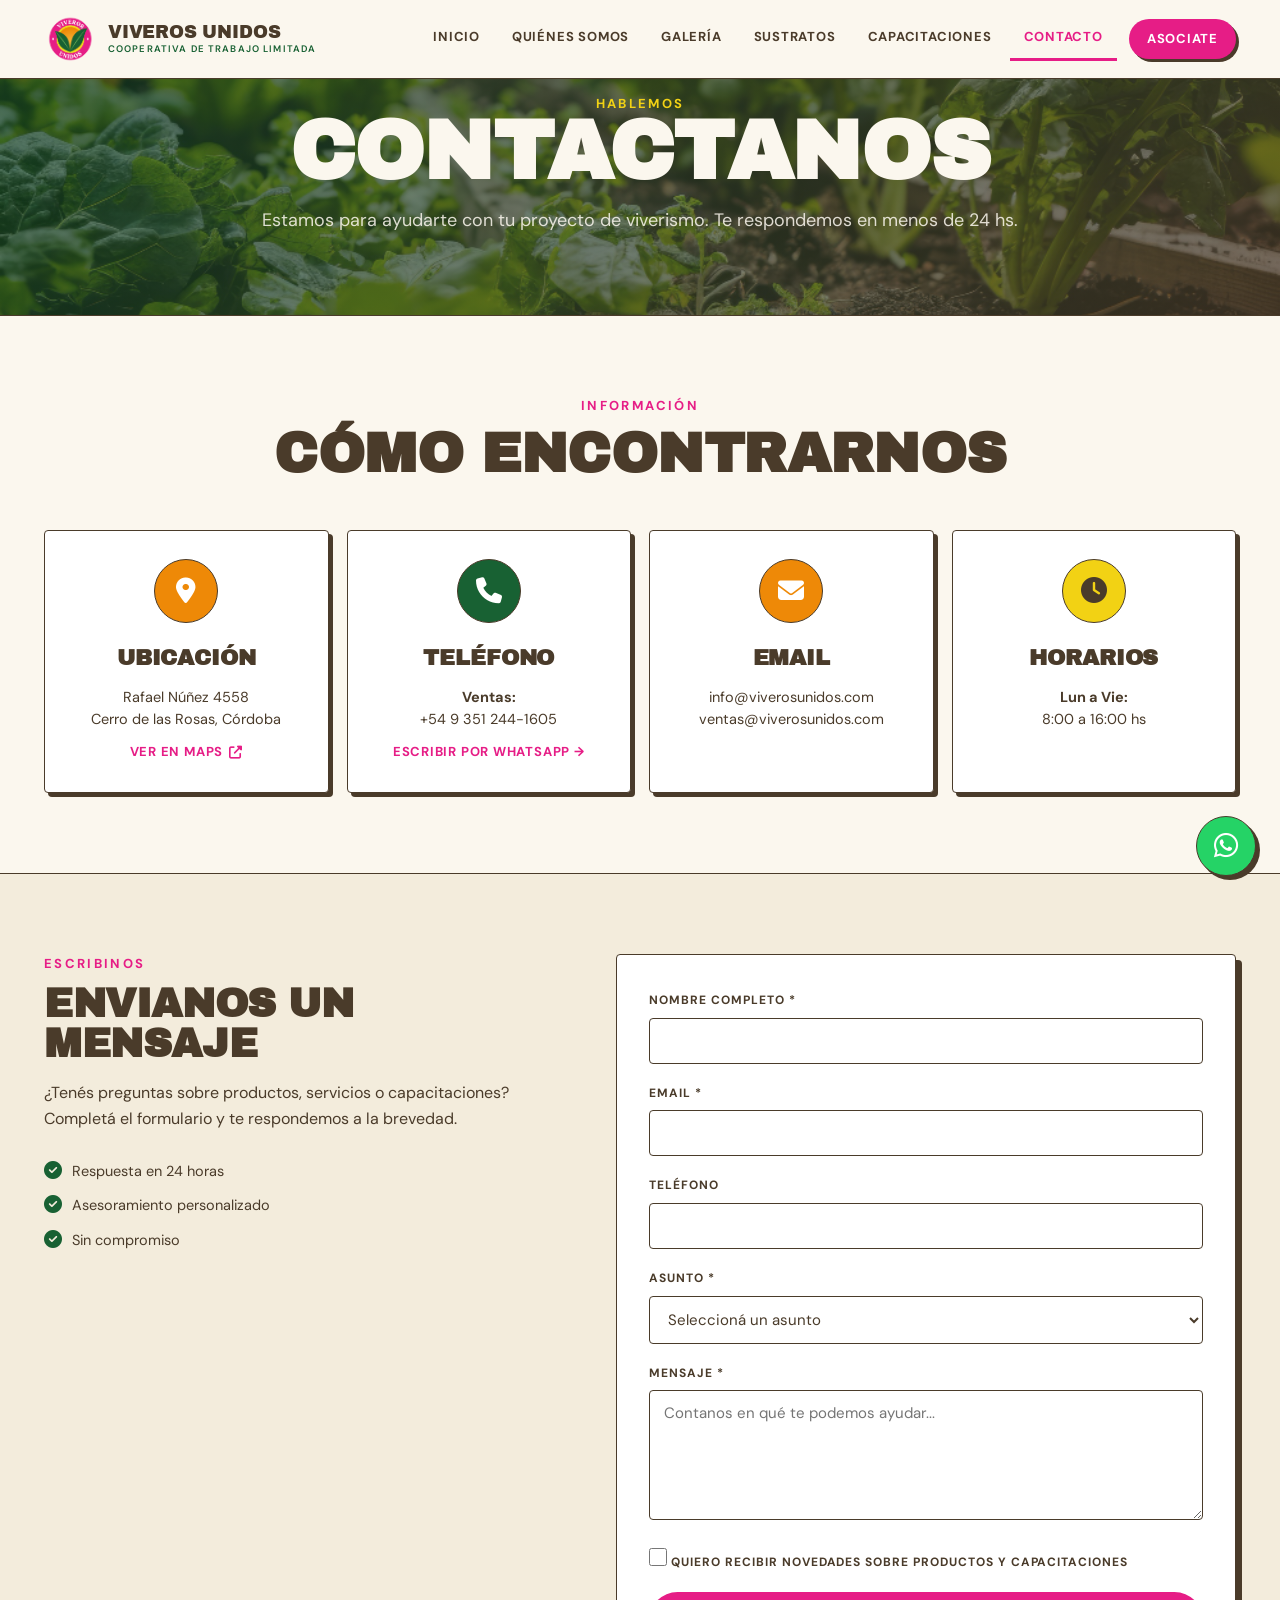
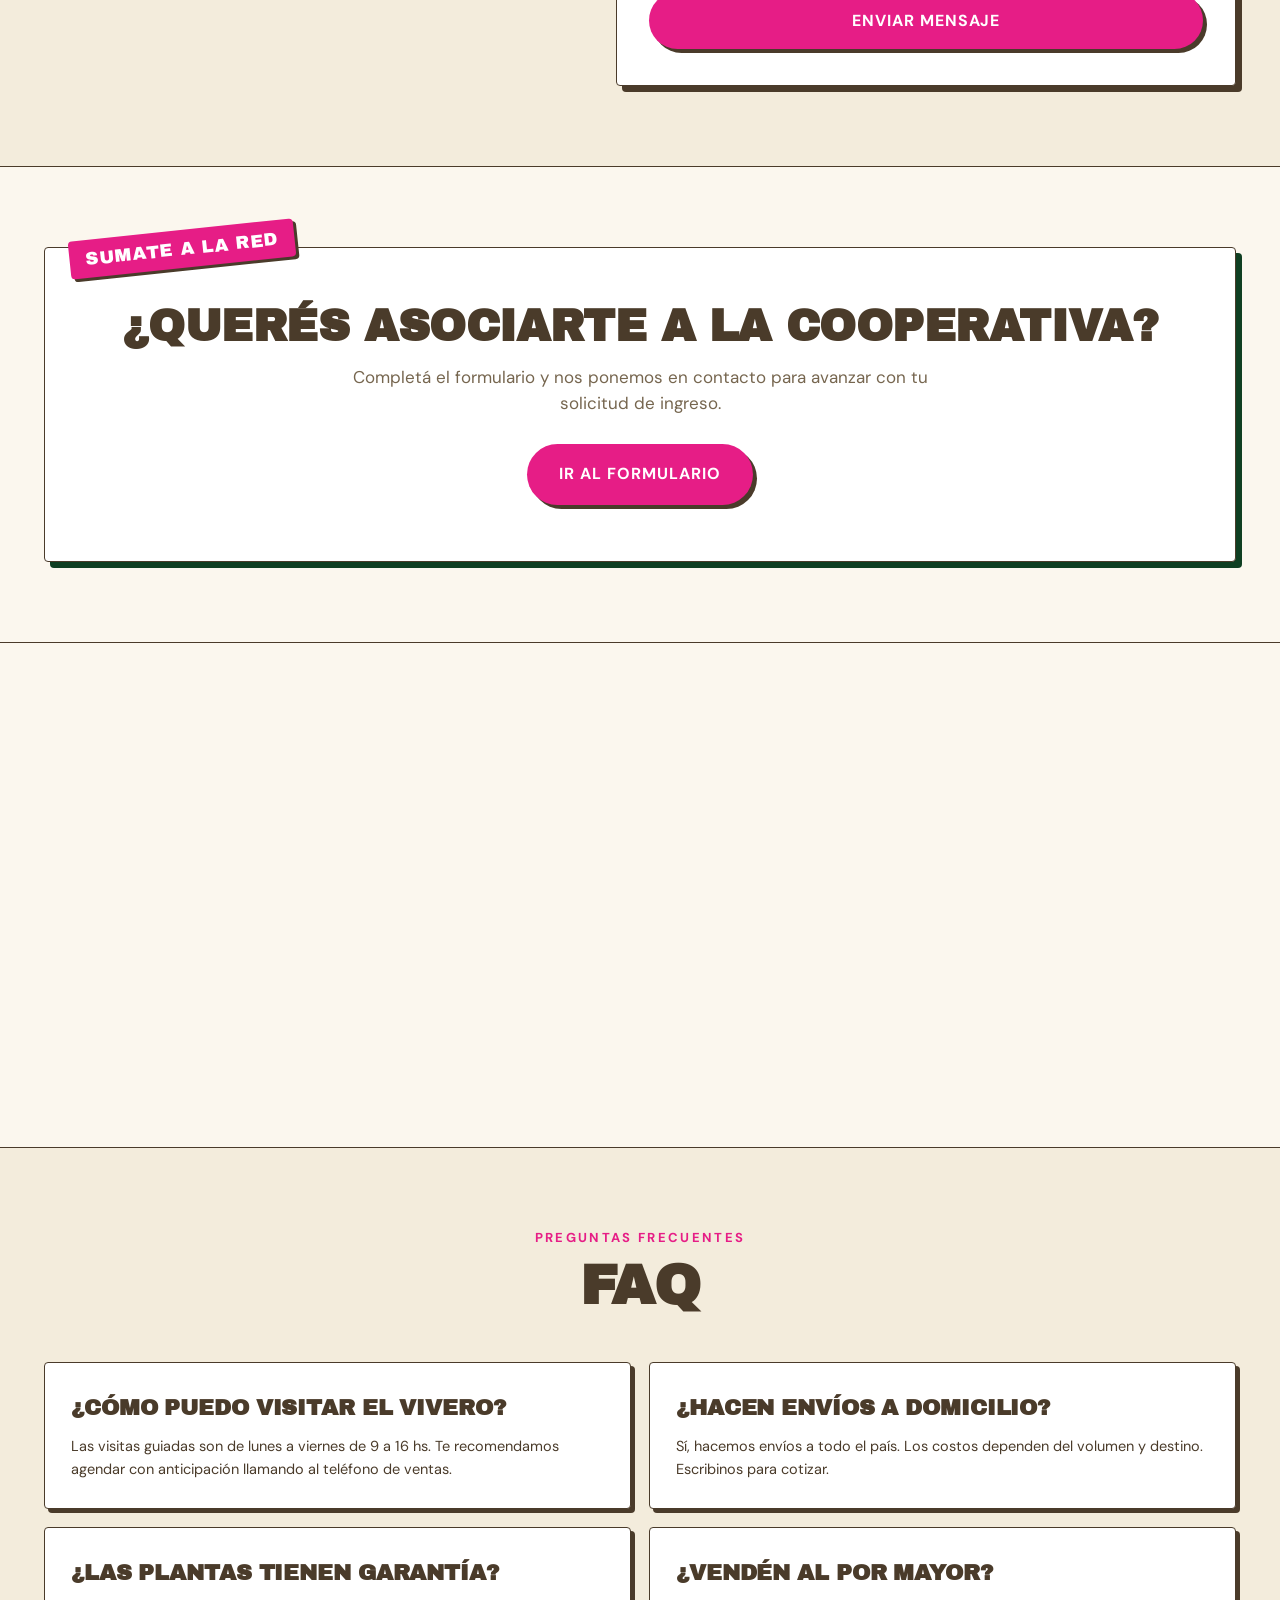
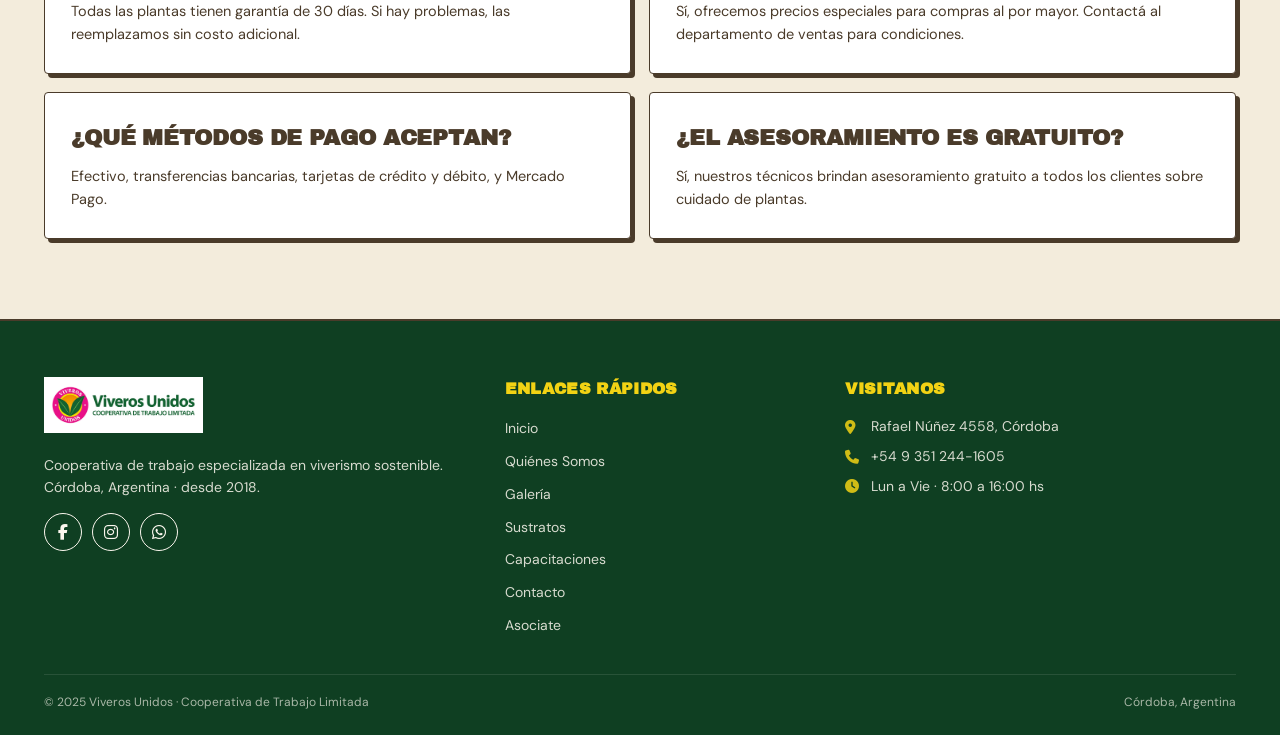
<file: pages/contacto.html>
<!DOCTYPE html>
<html lang="es-AR">
<head>
  <meta charset="UTF-8">
  <meta name="viewport" content="width=device-width, initial-scale=1.0">
  <title>Contacto · Viveros Unidos</title>
  <link rel="icon" type="image/png" href="../../assets/images/ISOLOGOTIPOViverosUnidos.png">
  <link rel="stylesheet" href="../css/style.css">
  <link rel="stylesheet" href="https://cdnjs.cloudflare.com/ajax/libs/font-awesome/6.4.0/css/all.min.css">
</head>
<body>

  <nav class="navbar">
    <div class="nav-container">
      <div class="nav-logo"><a href="../index.html"><img src="../../assets/images/ISOLOGOTIPOViverosUnidos.png" alt="Viveros Unidos" class="logo-image"><div class="logo-text">Viveros Unidos<small>Cooperativa de Trabajo Limitada</small></div></a></div>
      <div class="nav-menu" id="navMenu">
        <a href="../index.html" class="nav-link">Inicio</a>
        <a href="quienes-somos.html" class="nav-link">Quiénes Somos</a>
        <a href="galeria.html" class="nav-link">Galería</a>
        <a href="sustratos.html" class="nav-link">Sustratos</a>
        <a href="capacitaciones.html" class="nav-link">Capacitaciones</a>
        <a href="contacto.html" class="nav-link active">Contacto</a>
        <a href="https://docs.google.com/forms/d/e/1FAIpQLScl4JaH5wDi6V3-eNuL0g6yEZHYVHSTzhorQi8rGUn_2HOHoA/viewform?usp=dialog" class="nav-link nav-link--cta" target="_blank" rel="noopener noreferrer">Asociate</a>
      </div>
      <div class="nav-toggle" id="navToggle"><span class="bar"></span><span class="bar"></span><span class="bar"></span></div>
    </div>
  </nav>

  <section class="hero hero-page" data-hero-image="../../assets/images/imgVivero1.jpg">
    <div class="hero-content">
      <div class="eyebrow" style="color: var(--gold);">Hablemos</div>
      <h1>Contactanos</h1>
      <p class="hero-subtitle">Estamos para ayudarte con tu proyecto de viverismo. Te respondemos en menos de 24 hs.</p>
    </div>
  </section>

  <!-- INFO -->
  <section class="section">
    <div class="container">
      <div class="section-eyebrow">Información</div>
      <h2 class="section-title">Cómo encontrarnos</h2>
      <div class="contact-grid" style="grid-template-columns: repeat(4, 1fr);">
        <div class="contact-card">
          <div class="contact-icon"><i class="fas fa-map-marker-alt"></i></div>
          <h3>Ubicación</h3>
          <p>Rafael Núñez 4558<br>Cerro de las Rosas, Córdoba</p>
          <a href="https://maps.app.goo.gl/q4hGJvsyux2CL8Ss7" target="_blank" class="contact-link">Ver en Maps <i class="fas fa-external-link-alt"></i></a>
        </div>
        <div class="contact-card">
          <div class="contact-icon" style="background:var(--green)"><i class="fas fa-phone"></i></div>
          <h3>Teléfono</h3>
          <p><strong>Ventas:</strong><br>+54 9 351 244-1605</p>
          <a href="https://api.whatsapp.com/send?phone=5493512441605" target="_blank" class="contact-link">Escribir por WhatsApp →</a>
        </div>
        <div class="contact-card">
          <div class="contact-icon" style="background:var(--orange-deep)"><i class="fas fa-envelope"></i></div>
          <h3>Email</h3>
          <p><a href="mailto:info@viverosunidos.com" style="color: var(--soil); text-decoration:none;">info@viverosunidos.com</a></p>
          <p><a href="mailto:ventas@viverosunidos.com" style="color: var(--soil); text-decoration:none;">ventas@viverosunidos.com</a></p>
        </div>
        <div class="contact-card">
          <div class="contact-icon" style="background:var(--gold);color:var(--soil)"><i class="fas fa-clock"></i></div>
          <h3>Horarios</h3>
          <p><strong>Lun a Vie:</strong><br>8:00 a 16:00 hs</p>
        </div>
      </div>
    </div>
  </section>

  <!-- FORMULARIO -->
  <section class="section bg-light">
    <div class="container">
      <div class="contact-form-container">
        <div class="form-info">
          <div class="section-eyebrow" style="text-align:left; margin-bottom: 10px;">Escribinos</div>
          <h2>Envianos un mensaje</h2>
          <p>¿Tenés preguntas sobre productos, servicios o capacitaciones? Completá el formulario y te respondemos a la brevedad.</p>
          <div class="contact-benefits">
            <div class="benefit"><i class="fas fa-check-circle"></i><span>Respuesta en 24 horas</span></div>
            <div class="benefit"><i class="fas fa-check-circle"></i><span>Asesoramiento personalizado</span></div>
            <div class="benefit"><i class="fas fa-check-circle"></i><span>Sin compromiso</span></div>
          </div>
        </div>

        <div class="form-container">
          <form id="contactForm" action="#" method="post">
            <div class="form-group"><label for="name">Nombre completo *</label><input type="text" id="name" name="name" required></div>
            <div class="form-group"><label for="email">Email *</label><input type="email" id="email" name="email" required></div>
            <div class="form-group"><label for="phone">Teléfono</label><input type="tel" id="phone" name="phone"></div>
            <div class="form-group">
              <label for="subject">Asunto *</label>
              <select id="subject" name="subject" required>
                <option value="">Seleccioná un asunto</option>
                <option value="ventas">Consulta sobre productos</option>
                <option value="capacitaciones">Información sobre capacitaciones</option>
                <option value="presupuesto">Solicitar presupuesto</option>
                <option value="visita">Agendar visita al vivero</option>
                <option value="otro">Otro</option>
              </select>
            </div>
            <div class="form-group"><label for="message">Mensaje *</label><textarea id="message" name="message" rows="5" required placeholder="Contanos en qué te podemos ayudar..."></textarea></div>
            <div class="form-group">
              <label class="checkbox-label">
                <input type="checkbox" name="newsletter" id="newsletter">
                <span>Quiero recibir novedades sobre productos y capacitaciones</span>
              </label>
            </div>
            <button type="submit" class="btn-primary btn-lg" style="width:100%">Enviar mensaje</button>
          </form>
        </div>
      </div>
    </div>
  </section>

  <!-- ASOCIATE -->
  <section class="section">
    <div class="container">
      <div class="cta-box">
        <span class="stamp" style="position:absolute; top:-18px; left:24px; transform: rotate(-6deg);">Sumate a la red</span>
        <h2>¿Querés asociarte a la cooperativa?</h2>
        <p>Completá el formulario y nos ponemos en contacto para avanzar con tu solicitud de ingreso.</p>
        <a href="https://docs.google.com/forms/d/e/1FAIpQLScl4JaH5wDi6V3-eNuL0g6yEZHYVHSTzhorQi8rGUn_2HOHoA/viewform?usp=dialog" class="btn-primary btn-lg" target="_blank" rel="noopener noreferrer">Ir al formulario</a>
      </div>
    </div>
  </section>

  <!-- MAPA FULL -->
  <section class="map-full">
    <div class="container">
      <div class="map-container">
        <iframe src="https://www.google.com/maps/embed?pb=!1m18!1m12!1m3!1d3406.8012043893164!2d-64.2383430254!3d-31.36446459374143!2m3!1f0!2f0!3f0!3m2!1i1024!2i768!4f13.1!3m3!1m2!1s0x94329936b187beb3%3A0xe8a8cf2c43bc0a9c!2sAv.%20Rafael%20N%C3%BA%C3%B1ez%204558%2C%20X5009CFZ%20C%C3%B3rdoba!5e0!3m2!1ses-419!2sar!4v1757950189491!5m2!1ses-419!2sar" allowfullscreen="" loading="lazy" referrerpolicy="no-referrer-when-downgrade"></iframe>
      </div>
    </div>
  </section>

  <!-- FAQ -->
  <section class="section bg-light">
    <div class="container">
      <div class="section-eyebrow">Preguntas frecuentes</div>
      <h2 class="section-title">FAQ</h2>
      <div class="faq-grid">
        <div class="faq-item"><h3>¿Cómo puedo visitar el vivero?</h3><p>Las visitas guiadas son de lunes a viernes de 9 a 16 hs. Te recomendamos agendar con anticipación llamando al teléfono de ventas.</p></div>
        <div class="faq-item"><h3>¿Hacen envíos a domicilio?</h3><p>Sí, hacemos envíos a todo el país. Los costos dependen del volumen y destino. Escribinos para cotizar.</p></div>
        <div class="faq-item"><h3>¿Las plantas tienen garantía?</h3><p>Todas las plantas tienen garantía de 30 días. Si hay problemas, las reemplazamos sin costo adicional.</p></div>
        <div class="faq-item"><h3>¿Vendén al por mayor?</h3><p>Sí, ofrecemos precios especiales para compras al por mayor. Contactá al departamento de ventas para condiciones.</p></div>
        <div class="faq-item"><h3>¿Qué métodos de pago aceptan?</h3><p>Efectivo, transferencias bancarias, tarjetas de crédito y débito, y Mercado Pago.</p></div>
        <div class="faq-item"><h3>¿El asesoramiento es gratuito?</h3><p>Sí, nuestros técnicos brindan asesoramiento gratuito a todos los clientes sobre cuidado de plantas.</p></div>
      </div>
    </div>
  </section>

  <div class="whatsapp-float"><a href="https://api.whatsapp.com/send?phone=5493512441605" target="_blank" rel="noopener" aria-label="WhatsApp"><i class="fab fa-whatsapp"></i></a></div>

  <footer class="footer">
    <div class="container">
      <div class="footer-content">
        <div class="footer-section">
          <img src="../assets/images/logo-viveros-unidos.png" alt="Viveros Unidos" class="footer-logo">
          <p>Cooperativa de trabajo especializada en viverismo sostenible. Córdoba, Argentina · desde 2018.</p>
          <div class="social-links">
            <a href="https://www.facebook.com/profile.php?id=100084114251123" class="social-link" target="_blank" rel="noopener"><i class="fab fa-facebook-f"></i></a>
            <a href="https://www.instagram.com/viveros.unidos" class="social-link" target="_blank" rel="noopener"><i class="fab fa-instagram"></i></a>
            <a href="https://api.whatsapp.com/send?phone=5493512441605" class="social-link" target="_blank" rel="noopener"><i class="fab fa-whatsapp"></i></a>
          </div>
        </div>
        <div class="footer-section"><h4>Enlaces rápidos</h4>
          <ul class="footer-links">
            <li><a href="../index.html">Inicio</a></li>
            <li><a href="quienes-somos.html">Quiénes Somos</a></li>
            <li><a href="galeria.html">Galería</a></li>
            <li><a href="sustratos.html">Sustratos</a></li>
            <li><a href="capacitaciones.html">Capacitaciones</a></li>
            <li><a href="contacto.html">Contacto</a></li>
            <li><a href="https://docs.google.com/forms/d/e/1FAIpQLScl4JaH5wDi6V3-eNuL0g6yEZHYVHSTzhorQi8rGUn_2HOHoA/viewform?usp=dialog" target="_blank" rel="noopener">Asociate</a></li>
          </ul></div>
        <div class="footer-section"><h4>Visitanos</h4>
          <div class="contact-info">
            <p><i class="fas fa-map-marker-alt"></i> Rafael Núñez 4558, Córdoba</p>
            <p><i class="fas fa-phone"></i> +54 9 351 244-1605</p>
            <p><i class="fas fa-clock"></i> Lun a Vie · 8:00 a 16:00 hs</p>
          </div>
        </div>
      </div>
      <div class="footer-bottom"><div>&copy; 2025 Viveros Unidos · Cooperativa de Trabajo Limitada</div><div>Córdoba, Argentina</div></div>
    </div>
  </footer>

  <script src="../js/main.js"></script>
</body>
</html>
</file>
<file: css/style.css>
/* ============================================================
   VIVEROS UNIDOS — Rediseño · Cooperativa de Trabajo Limitada
   Sistema de marca: magenta + sello + crema + Archivo Black
   ============================================================ */

@import url('https://fonts.googleapis.com/css2?family=Archivo+Black&family=DM+Sans:wght@400;500;600;700&family=JetBrains+Mono:wght@400;500;600&display=swap');

/* Reset + Variables */
* { margin: 0; padding: 0; box-sizing: border-box; }

:root {
  /* Marca */
  --magenta:        #E61D86;
  --magenta-deep:   #B81568;
  --magenta-soft:   #FBD8EA;
  --green:          #186133;
  --green-deep:     #0F3F22;
  --green-bright:   #70B050;
  --green-soft:     #DCE9CC;
  --gold:           #F2D214;
  --orange:         #F4A325;
  --orange-deep:    #EE8907;

  /* Neutrales */
  --paper:          #FBF7EE;
  --paper-warm:     #F3ECDC;
  --bone:           #ECE3CC;
  --soil:           #4A3B2A;
  --soil-mid:       #76664F;
  --soil-soft:      #A89A82;
  --border:         #D9CFB5;
  --white:          #FFFFFF;
  --black:          #1A140C;

  /* Semánticos */
  --bg:             var(--paper);
  --bg-alt:         var(--paper-warm);
  --text:           var(--soil);
  --text-strong:    var(--black);
  --text-muted:     var(--soil-mid);

  /* Tipos */
  --font-display:   'Archivo Black', 'Arial Black', Impact, sans-serif;
  --font-body:      'DM Sans', 'Helvetica Neue', Arial, sans-serif;

  /* Espaciado */
  --radius-sm: 2px;
  --radius:    4px;
  --radius-pill: 999px;
  --border-w:  1.5px;
  --shadow-sm: 0 1px 0 0 rgba(74,59,42,.18);
  --shadow:    4px 4px 0 0 var(--soil);
  --shadow-lg: 6px 6px 0 0 var(--soil);
  --shadow-stamp: 6px 6px 0 0 var(--green-deep);

  --ease: cubic-bezier(.2,.8,.2,1);
  --dur: 200ms;
}

html { scroll-behavior: smooth; }

body {
  font-family: var(--font-body);
  color: var(--text);
  background: var(--bg);
  line-height: 1.55;
  font-size: 16px;
  overflow-x: hidden;
  -webkit-font-smoothing: antialiased;
}

.container {
  max-width: 1240px;
  margin: 0 auto;
  padding: 0 24px;
}

/* ============================================================
   NAVBAR
   ============================================================ */
.navbar {
  position: fixed; top: 0; left: 0; right: 0; z-index: 1000;
  background: var(--paper);
  border-bottom: var(--border-w) solid var(--soil);
}

.nav-container {
  max-width: 1240px; margin: 0 auto; padding: 0 24px;
  display: flex; align-items: center; justify-content: space-between;
  height: 78px;
}

.nav-logo { display: flex; align-items: center; gap: 12px; }
.nav-logo a { display: flex; align-items: center; gap: 12px; text-decoration: none; color: var(--soil); }
.logo-image { height: 52px; width: auto; display: block; }
.logo-text {
  font-family: var(--font-display);
  font-size: 18px; line-height: .95;
  text-transform: uppercase; letter-spacing: -.01em;
  color: var(--soil);
}
.logo-text small {
  display: block; font-family: var(--font-body); font-weight: 600;
  font-size: 9.5px; letter-spacing: .12em; color: var(--green); margin-top: 3px;
}

.nav-menu {
  display: flex; align-items: center; gap: 4px; list-style: none;
}

.nav-link {
  font-family: var(--font-body); font-weight: 700; font-size: 13px;
  text-transform: uppercase; letter-spacing: .06em;
  color: var(--soil); text-decoration: none;
  padding: 10px 14px;
  border-bottom: 3px solid transparent;
  transition: color var(--dur), border-color var(--dur);
}
.nav-link:hover { color: var(--magenta); }
.nav-link.active { color: var(--magenta); border-bottom-color: var(--magenta); }

.nav-link--cta {
  background: var(--magenta); color: #fff !important;
  padding: 10px 18px; border-radius: var(--radius-pill);
  border-bottom: none !important;
  box-shadow: 3px 3px 0 0 var(--soil);
  margin-left: 8px;
  transition: transform 120ms, box-shadow 120ms, background 120ms;
}
.nav-link--cta:hover {
  background: var(--magenta-deep); transform: translate(1px,1px);
  box-shadow: 2px 2px 0 0 var(--soil);
  color: #fff !important;
}

.nav-toggle { display: none; flex-direction: column; cursor: pointer; gap: 4px; padding: 8px; }
.nav-toggle .bar { width: 24px; height: 3px; background: var(--soil); transition: var(--dur); }

/* ============================================================
   HERO
   ============================================================ */
.hero {
  padding-top: 78px; /* nav height */
  background: var(--paper);
  border-bottom: var(--border-w) solid var(--soil);
  position: relative;
}

/* hero principal (home) */
.hero-home {
  background: var(--paper);
  padding: 56px 0 64px;
}

.hero-home .hero-container {
  display: grid; grid-template-columns: 1.15fr 1fr; gap: 48px; align-items: center;
}

.eyebrow {
  font-family: var(--font-body); font-weight: 700; font-size: 13px;
  text-transform: uppercase; letter-spacing: .18em;
  color: var(--magenta); line-height: 1.2;
}

.hero-home h1 {
  font-family: var(--font-display);
  font-size: clamp(54px, 8vw, 100px);
  line-height: .9; letter-spacing: -.02em;
  text-transform: uppercase; color: var(--soil);
  margin: 14px 0 8px;
}
.hero-home h1 .accent { color: var(--magenta); display: block; }

.hero-home .hero-subtitle {
  font-family: var(--font-body); font-size: 18px; line-height: 1.55;
  color: var(--text-muted); max-width: 520px; margin: 20px 0 28px;
}

.hero-home .hero-actions { display: flex; gap: 14px; flex-wrap: wrap; align-items: center; }

.hero-home .hero-art {
  position: relative; height: 540px;
}
.hero-home .hero-art-magenta {
  position: absolute; top: 0; right: 0; width: 78%; height: 62%;
  background: var(--magenta); border-radius: var(--radius);
  border: var(--border-w) solid var(--soil);
  box-shadow: 6px 6px 0 0 var(--green-deep);
  overflow: hidden;
}
.hero-home .hero-art-magenta img { width: 100%; height: 100%; object-fit: cover; display: block; }
.hero-home .hero-art-paper {
  position: absolute; bottom: 0; left: 0; width: 58%; height: 54%;
  background: var(--paper-warm); border-radius: var(--radius);
  border: var(--border-w) solid var(--soil);
  box-shadow: var(--shadow);
  overflow: hidden;
}
.hero-home .hero-art-paper img { width: 100%; height: 100%; object-fit: cover; display: block; }

/* hero secundario (páginas internas) */
.hero-page {
  background: var(--green-deep); color: var(--paper);
  border-bottom: var(--border-w) solid var(--soil);
  padding: 96px 0 80px;
  position: relative; overflow: hidden;
}
.hero-page::before {
  content: ''; position: absolute; inset: 78px 0 0 0;
  background: linear-gradient(135deg, rgba(15,63,34,.65), rgba(74,59,42,.65));
  z-index: 1;
}
.hero-page.has-image::after {
  content: ''; position: absolute; inset: 78px 0 0 0;
  background-image: var(--hero-image);
  background-size: cover; background-position: center;
  z-index: 0;
}
.hero-page > .hero-content { position: relative; z-index: 2; text-align: center; max-width: 880px; margin: 0 auto; padding: 0 24px; }
.hero-page h1 {
  font-family: var(--font-display);
  font-size: clamp(40px, 7vw, 84px);
  line-height: .95; letter-spacing: -.01em;
  text-transform: uppercase; color: var(--paper);
}
.hero-page .hero-subtitle {
  font-family: var(--font-body); font-size: 18px; line-height: 1.55;
  color: rgba(251,247,238,.85); margin-top: 16px;
}

/* sello rotado */
.stamp {
  display: inline-block;
  background: var(--magenta); color: #fff;
  font-family: var(--font-display); font-size: 18px;
  text-transform: uppercase; letter-spacing: .04em;
  padding: 10px 16px; border-radius: var(--radius);
  box-shadow: 3px 3px 0 0 var(--soil);
  transform: rotate(-4deg); line-height: 1;
}
.stamp--gold { background: var(--gold); color: var(--soil); }
.stamp--green { background: var(--green); }

/* ============================================================
   BUTTONS
   ============================================================ */
.btn-primary, .btn-secondary, .btn-ghost {
  display: inline-block;
  font-family: var(--font-body); font-weight: 700; font-size: 14px;
  text-transform: uppercase; letter-spacing: .06em;
  padding: 14px 26px; border-radius: var(--radius-pill);
  text-decoration: none; cursor: pointer; border: none;
  transition: transform 120ms var(--ease), box-shadow 120ms, background 120ms;
}
.btn-primary {
  background: var(--magenta); color: #fff;
  box-shadow: 4px 4px 0 0 var(--soil);
}
.btn-primary:hover {
  background: var(--magenta-deep);
  transform: translate(2px,2px);
  box-shadow: 2px 2px 0 0 var(--soil);
}
.btn-secondary {
  background: var(--green); color: #fff;
  box-shadow: 4px 4px 0 0 var(--soil);
}
.btn-secondary:hover {
  background: var(--green-deep);
  transform: translate(2px,2px);
  box-shadow: 2px 2px 0 0 var(--soil);
}
.btn-ghost {
  background: transparent; color: var(--soil);
  border: var(--border-w) solid var(--soil);
}
.btn-ghost:hover { background: var(--bone); }

.btn-lg { padding: 18px 32px; font-size: 16px; }

/* hero-page buttons inherit paper color */
.hero-page .btn-ghost { color: var(--paper); border-color: var(--paper); }
.hero-page .btn-ghost:hover { background: rgba(251,247,238,.1); }

/* ============================================================
   SECTIONS
   ============================================================ */
.section { padding: 80px 0; }
.section.bg-light { background: var(--paper-warm); border-top: var(--border-w) solid var(--soil); border-bottom: var(--border-w) solid var(--soil); }
.section.bg-dark { background: var(--green-deep); color: var(--paper); border-top: var(--border-w) solid var(--soil); border-bottom: var(--border-w) solid var(--soil); }
.section.bg-magenta { background: var(--magenta); color: #fff; border-top: var(--border-w) solid var(--soil); border-bottom: var(--border-w) solid var(--soil); }

.section-eyebrow {
  font-family: var(--font-body); font-weight: 700; font-size: 13px;
  text-transform: uppercase; letter-spacing: .18em;
  color: var(--magenta); text-align: center; margin-bottom: 10px;
}
.section.bg-dark .section-eyebrow,
.section.bg-magenta .section-eyebrow { color: var(--gold); }

.section-title {
  font-family: var(--font-display);
  font-size: clamp(36px, 5vw, 56px);
  line-height: 1; letter-spacing: -.01em;
  text-transform: uppercase; text-align: center;
  color: var(--soil); margin-bottom: 48px;
}
.section.bg-dark .section-title,
.section.bg-magenta .section-title { color: var(--paper); }

.section-lead {
  text-align: center; max-width: 720px; margin: -32px auto 48px;
  font-size: 17px; line-height: 1.6; color: var(--text-muted);
}
.section.bg-dark .section-lead { color: rgba(251,247,238,.8); }

/* ============================================================
   ABOUT (texto + imagen)
   ============================================================ */
.about-content { display: grid; grid-template-columns: 1.2fr 1fr; gap: 56px; align-items: center; }
.about-content.reverse > *:first-child { order: 2; }
.about-text h3 {
  font-family: var(--font-display);
  font-size: 24px; text-transform: uppercase; color: var(--soil);
  letter-spacing: -.005em; margin: 24px 0 10px;
}
.about-text h3:first-child { margin-top: 0; }
.about-text p { margin-bottom: 16px; font-size: 16px; line-height: 1.65; color: var(--text); }
.about-image {
  background: var(--paper-warm);
  border: var(--border-w) solid var(--soil);
  border-radius: var(--radius);
  box-shadow: var(--shadow-lg);
  overflow: hidden;
}
.about-image img { width: 100%; height: 100%; min-height: 320px; max-height: 480px; object-fit: cover; display: block; }

/* ============================================================
   GRID CARDS (valores, beneficios, talleres, contacto, FAQ)
   ============================================================ */
.values-grid, .benefits-grid, .workshops-grid, .contact-grid, .faq-grid {
  display: grid; gap: 18px;
  grid-template-columns: repeat(3, 1fr);
}
.faq-grid { grid-template-columns: repeat(2, 1fr); }

.value-card, .benefit-item, .workshop-card, .contact-card, .faq-item {
  background: var(--white);
  border: var(--border-w) solid var(--soil);
  border-radius: var(--radius);
  box-shadow: var(--shadow);
  padding: 28px 26px;
  text-align: center;
  transition: box-shadow 120ms, transform 120ms;
}
.value-card:hover, .benefit-item:hover, .workshop-card:hover, .contact-card:hover {
  box-shadow: var(--shadow-stamp);
}

.value-icon, .benefit-icon, .workshop-icon, .contact-icon, .card-icon {
  width: 64px; height: 64px; margin: 0 auto 18px;
  background: var(--magenta); color: #fff;
  border-radius: var(--radius-pill);
  border: var(--border-w) solid var(--soil);
  display: flex; align-items: center; justify-content: center;
  font-size: 26px;
}
.benefit-icon { background: var(--green); }
.workshop-icon { background: var(--gold); color: var(--soil); }
.contact-icon { background: var(--orange-deep); }

.value-card h3, .benefit-item h3, .workshop-card h3, .contact-card h3, .faq-item h3 {
  font-family: var(--font-display);
  font-size: 22px; text-transform: uppercase; color: var(--soil);
  letter-spacing: -.005em; margin-bottom: 10px;
}
.value-card p, .benefit-item p, .workshop-card p, .contact-card p, .faq-item p {
  font-size: 14.5px; line-height: 1.55; color: var(--text); margin: 0;
}
.workshop-duration {
  display: inline-block; margin-top: 14px;
  font-family: var(--font-body); font-weight: 700; font-size: 12px;
  text-transform: uppercase; letter-spacing: .08em;
  color: var(--magenta);
}
.faq-item { text-align: left; }

.contact-link {
  display: inline-flex; align-items: center; gap: 6px;
  margin-top: 12px; color: var(--magenta);
  font-weight: 700; font-size: 13px; text-decoration: none;
  text-transform: uppercase; letter-spacing: .06em;
}
.contact-link:hover { color: var(--magenta-deep); }

/* ============================================================
   MISSION / VISION
   ============================================================ */
.mission-vision { display: grid; grid-template-columns: 1fr 1fr; gap: 24px; }
.mission-card, .vision-card {
  background: var(--white);
  border: var(--border-w) solid var(--soil);
  border-radius: var(--radius);
  box-shadow: var(--shadow);
  padding: 36px 32px;
}
.mission-card { background: var(--magenta); color: #fff; box-shadow: var(--shadow-stamp); }
.mission-card h3, .vision-card h3 {
  font-family: var(--font-display);
  font-size: 28px; text-transform: uppercase; color: var(--soil);
  margin-bottom: 16px; letter-spacing: -.005em;
}
.mission-card h3 { color: var(--paper); }
.mission-card p { color: rgba(251,247,238,.92); font-size: 16px; line-height: 1.65; }
.vision-card p { color: var(--text); font-size: 16px; line-height: 1.65; }
.mission-card .card-icon { background: var(--paper); color: var(--magenta); }
.vision-card .card-icon { background: var(--magenta); }
.mission-card .card-icon, .vision-card .card-icon { margin: 0 0 18px; }

/* ============================================================
   SERVICIOS / PRODUCTOS / CURSOS
   ============================================================ */
.services-grid { display: grid; grid-template-columns: repeat(3, 1fr); gap: 20px; }
.service-card {
  background: var(--white);
  border: var(--border-w) solid var(--soil);
  border-radius: var(--radius);
  box-shadow: var(--shadow);
  padding: 32px 28px;
  text-align: center;
}
.service-card:hover { box-shadow: var(--shadow-stamp); }
.service-icon {
  width: 80px; height: 80px; margin: 0 auto 20px;
  background: var(--green); color: #fff;
  border-radius: var(--radius-pill);
  border: var(--border-w) solid var(--soil);
  display: flex; align-items: center; justify-content: center;
  font-size: 32px;
}
.service-card:nth-child(2) .service-icon { background: var(--magenta); }
.service-card:nth-child(3) .service-icon { background: var(--orange-deep); }
.service-card h3 {
  font-family: var(--font-display);
  font-size: 24px; text-transform: uppercase; color: var(--soil);
  margin-bottom: 12px; letter-spacing: -.005em;
}
.service-card p { font-size: 15px; line-height: 1.6; color: var(--text); margin-bottom: 20px; }

/* productos (sustratos) */
.products-grid { display: grid; grid-template-columns: repeat(3, 1fr); gap: 18px; }
.product-card {
  background: var(--white);
  border: var(--border-w) solid var(--soil);
  border-radius: var(--radius);
  box-shadow: var(--shadow);
  overflow: hidden;
  display: flex; flex-direction: column;
  transition: box-shadow 120ms;
}
.product-card:hover { box-shadow: var(--shadow-stamp); }
.product-image { aspect-ratio: 4/3; overflow: hidden; border-bottom: var(--border-w) solid var(--soil); background: var(--paper-warm); }
.product-image img { width: 100%; height: 100%; object-fit: cover; display: block; }
.product-content { padding: 22px 24px 24px; display: flex; flex-direction: column; flex: 1; }
.product-content h3 {
  font-family: var(--font-display);
  font-size: 22px; text-transform: uppercase; color: var(--soil);
  letter-spacing: -.005em; margin-bottom: 10px;
}
.product-content p { font-size: 14.5px; line-height: 1.55; color: var(--text); margin-bottom: 16px; }
.product-features { display: flex; flex-direction: column; gap: 6px; margin-bottom: 20px; }
.feature {
  display: flex; align-items: center; gap: 8px;
  font-size: 13px; color: var(--text); font-weight: 500;
}
.feature i { color: var(--green); font-size: 14px; }
.product-content .btn-ghost { align-self: flex-start; padding: 10px 18px; font-size: 12px; }

/* cursos */
.courses-grid { display: grid; grid-template-columns: repeat(3, 1fr); gap: 18px; }
.course-card {
  background: var(--white);
  border: var(--border-w) solid var(--soil);
  border-radius: var(--radius);
  box-shadow: var(--shadow);
  overflow: hidden;
  display: flex; flex-direction: column;
}
.course-card:hover { box-shadow: var(--shadow-stamp); }
.course-image { aspect-ratio: 16/10; overflow: hidden; border-bottom: var(--border-w) solid var(--soil); position: relative; background: var(--green-soft); }
.course-image img { width: 100%; height: 100%; object-fit: cover; display: block; }
.course-content { padding: 20px 22px 22px; display: flex; flex-direction: column; flex: 1; }
.course-category {
  align-self: flex-start;
  font-family: var(--font-body); font-weight: 700; font-size: 11px;
  background: var(--magenta); color: #fff;
  padding: 4px 10px; border-radius: var(--radius-sm);
  text-transform: uppercase; letter-spacing: .08em;
  margin-bottom: 12px;
}
.course-content h3 {
  font-family: var(--font-display);
  font-size: 22px; text-transform: uppercase; color: var(--soil);
  letter-spacing: -.005em; margin-bottom: 10px; line-height: 1.05;
}
.course-content p { font-size: 14.5px; line-height: 1.55; color: var(--text); margin-bottom: 14px; flex: 1; }
.course-details {
  display: flex; flex-wrap: wrap; gap: 12px;
  font-size: 12px; color: var(--text-muted); margin-bottom: 16px;
}
.course-details span { display: inline-flex; align-items: center; gap: 5px; }
.course-details i { color: var(--magenta); }

/* ============================================================
   STATS
   ============================================================ */
.stats-grid {
  display: grid; gap: 18px;
  grid-template-columns: repeat(6, 1fr);
}
.stat-item {
  background: var(--white);
  border: var(--border-w) solid var(--soil);
  border-radius: var(--radius);
  box-shadow: var(--shadow);
  padding: 24px 16px;
  text-align: center;
}
.stat-number {
  font-family: var(--font-display);
  font-size: 44px; color: var(--magenta); line-height: 1;
}
.stat-label {
  font-family: var(--font-body); font-weight: 700; font-size: 12px;
  text-transform: uppercase; letter-spacing: .06em;
  color: var(--text-muted); margin-top: 10px;
}

/* ============================================================
   PROCESS / METHODOLOGY (numbered steps)
   ============================================================ */
.process-steps { display: flex; flex-direction: column; gap: 20px; max-width: 880px; margin: 0 auto; }
.process-step, .methodology-item {
  display: flex; gap: 24px; align-items: flex-start;
  background: var(--white);
  border: var(--border-w) solid var(--soil);
  border-radius: var(--radius);
  box-shadow: var(--shadow);
  padding: 22px 26px;
}
.step-number, .methodology-number {
  flex-shrink: 0;
  width: 64px; height: 64px;
  background: var(--magenta); color: #fff;
  border-radius: var(--radius-pill);
  border: var(--border-w) solid var(--soil);
  display: flex; align-items: center; justify-content: center;
  font-family: var(--font-display); font-size: 28px; line-height: 1;
}
.step-content h3, .methodology-content h3 {
  font-family: var(--font-display);
  font-size: 22px; text-transform: uppercase; color: var(--soil);
  letter-spacing: -.005em; margin-bottom: 6px;
}
.step-content p, .methodology-content p { font-size: 15px; line-height: 1.55; color: var(--text); }

.methodology-grid { display: grid; grid-template-columns: 1fr 1fr; gap: 18px; }
.methodology-grid .methodology-item { padding: 22px 24px; }
.methodology-grid .methodology-number { width: 56px; height: 56px; font-size: 22px; }

/* ============================================================
   CTA BOX
   ============================================================ */
.cta-box {
  background: var(--white);
  border: var(--border-w) solid var(--soil);
  border-radius: var(--radius);
  box-shadow: var(--shadow-stamp);
  padding: 56px 48px;
  text-align: center;
  position: relative;
}
.cta-box h2 {
  font-family: var(--font-display);
  font-size: clamp(28px, 4vw, 44px);
  text-transform: uppercase; color: var(--soil);
  letter-spacing: -.01em; line-height: 1; margin-bottom: 16px;
}
.cta-box p {
  font-size: 17px; line-height: 1.55; color: var(--text-muted);
  max-width: 580px; margin: 0 auto 28px;
}
.cta-box .btn-primary + .btn-secondary,
.cta-box .btn-primary + .btn-ghost { margin-left: 8px; }

/* ============================================================
   GALERÍA
   ============================================================ */
.gallery-filters {
  display: flex; flex-wrap: wrap; gap: 10px;
  justify-content: center; margin-bottom: 36px;
}
.filter-btn {
  font-family: var(--font-body); font-weight: 600; font-size: 13px;
  padding: 10px 18px; border-radius: var(--radius-pill);
  border: var(--border-w) solid var(--soil);
  background: var(--white); color: var(--soil); cursor: pointer;
  transition: background 120ms, color 120ms;
}
.filter-btn:hover { background: var(--bone); }
.filter-btn.active { background: var(--soil); color: var(--paper); }

.gallery-grid {
  display: grid; gap: 14px;
  grid-template-columns: repeat(3, 1fr);
}
.gallery-item {
  background: var(--white);
  border: var(--border-w) solid var(--soil);
  border-radius: var(--radius);
  box-shadow: var(--shadow);
  overflow: hidden;
}
.gallery-item img { width: 100%; height: 260px; object-fit: cover; display: block; border-bottom: var(--border-w) solid var(--soil); }
.gallery-item figcaption {
  padding: 12px 16px;
  font-family: var(--font-body); font-weight: 600; font-size: 13px;
  color: var(--soil); letter-spacing: .02em;
}
.gallery-status {
  grid-column: 1 / -1;
  text-align: center; padding: 48px 16px;
  font-family: var(--font-body); color: var(--soil-mid); font-size: 15px;
}
.gallery-status--error { color: #C72525; }

/* ============================================================
   FORM
   ============================================================ */
.contact-form-container {
  display: grid; grid-template-columns: 1fr 1.2fr; gap: 56px; align-items: start;
}
.form-info h2 {
  font-family: var(--font-display);
  font-size: 40px; text-transform: uppercase; color: var(--soil);
  letter-spacing: -.01em; line-height: 1; margin-bottom: 16px;
}
.form-info p { font-size: 16px; line-height: 1.6; color: var(--text); margin-bottom: 28px; }
.contact-benefits { display: flex; flex-direction: column; gap: 12px; }
.benefit {
  display: flex; align-items: center; gap: 10px;
  font-size: 14.5px; color: var(--text);
}
.benefit i { color: var(--green); font-size: 18px; }

.form-container {
  background: var(--white);
  border: var(--border-w) solid var(--soil);
  border-radius: var(--radius);
  box-shadow: var(--shadow-lg);
  padding: 36px 32px;
}
.form-group { margin-bottom: 20px; }
.form-group label {
  display: block; margin-bottom: 8px;
  font-family: var(--font-body); font-weight: 700; font-size: 12px;
  text-transform: uppercase; letter-spacing: .08em; color: var(--soil);
}
.form-group input,
.form-group select,
.form-group textarea {
  width: 100%; padding: 12px 14px;
  font-family: var(--font-body); font-size: 15px; color: var(--soil);
  background: var(--white);
  border: var(--border-w) solid var(--soil);
  border-radius: var(--radius);
  outline: none;
  transition: border-color 120ms, box-shadow 120ms;
}
.form-group input:focus,
.form-group select:focus,
.form-group textarea:focus {
  border-color: var(--magenta);
  box-shadow: 3px 3px 0 0 var(--magenta);
}
.form-group textarea { min-height: 130px; resize: vertical; font-family: var(--font-body); }
.checkbox-label {
  display: flex; align-items: center; gap: 10px; cursor: pointer;
  font-size: 14px; color: var(--text); margin: 0;
  text-transform: none; letter-spacing: 0; font-weight: 500;
}
.checkbox-label input[type="checkbox"] {
  width: 18px; height: 18px; accent-color: var(--magenta); cursor: pointer;
}

/* ============================================================
   MAP
   ============================================================ */
.map-container {
  border: var(--border-w) solid var(--soil);
  border-radius: var(--radius);
  box-shadow: var(--shadow);
  overflow: hidden;
}
.map-container iframe { width: 100%; display: block; border: 0; }

.map-full { padding: 0; background: var(--paper); border-top: var(--border-w) solid var(--soil); }
.map-full .container { max-width: 100%; padding: 0; }
.map-full .map-container { border: 0; border-radius: 0; box-shadow: none; }
.map-full .map-container iframe { height: 56vh; }

/* ============================================================
   FOOTER
   ============================================================ */
.footer {
  background: var(--green-deep); color: var(--paper);
  padding: 56px 0 24px;
  border-top: var(--border-w) solid var(--soil);
}
.footer-content { display: grid; grid-template-columns: 1.4fr 1fr 1.3fr; gap: 40px; }
.footer-section h3 { margin: 0; }
.footer-section h4 {
  font-family: var(--font-display);
  font-size: 16px; text-transform: uppercase;
  color: var(--gold); letter-spacing: .02em;
  margin-bottom: 14px;
}
.footer-section p { font-family: var(--font-body); font-size: 14px; line-height: 1.55; opacity: .85; margin-bottom: 8px; }
.footer-logo { height: 56px; margin-bottom: 14px; }

.social-links { display: flex; gap: 10px; margin-top: 14px; }
.social-link {
  width: 38px; height: 38px; border-radius: var(--radius-pill);
  border: var(--border-w) solid var(--paper);
  display: flex; align-items: center; justify-content: center;
  color: var(--paper); text-decoration: none;
  transition: background 120ms, color 120ms;
}
.social-link:hover { background: var(--magenta); border-color: var(--magenta); color: #fff; }

.footer-links { list-style: none; padding: 0; margin: 0; display: flex; flex-direction: column; gap: 8px; }
.footer-links a {
  color: var(--paper); opacity: .85; text-decoration: none;
  font-family: var(--font-body); font-size: 14px;
}
.footer-links a:hover { opacity: 1; color: var(--gold); }

.contact-info p { display: flex; align-items: center; gap: 10px; opacity: .85; }
.contact-info i { color: var(--gold); width: 16px; }

.footer-bottom {
  border-top: 1px solid rgba(251,247,238,.16);
  padding-top: 18px; margin-top: 36px;
  display: flex; justify-content: space-between; flex-wrap: wrap; gap: 12px;
  font-size: 12px; opacity: .65;
}

/* ============================================================
   WHATSAPP FLOAT
   ============================================================ */
.whatsapp-float {
  position: fixed; bottom: 24px; right: 24px; z-index: 999;
}
.whatsapp-float a {
  display: flex; align-items: center; justify-content: center;
  width: 60px; height: 60px;
  background: #25D366; color: #fff;
  border: var(--border-w) solid var(--soil);
  border-radius: var(--radius-pill);
  font-size: 28px; text-decoration: none;
  box-shadow: 4px 4px 0 0 var(--soil);
  transition: transform 120ms, box-shadow 120ms;
}
.whatsapp-float a:hover {
  transform: translate(2px,2px);
  box-shadow: 2px 2px 0 0 var(--soil);
}

/* ============================================================
   OPTIMIZACIÓN TÁCTIL GLOBAL
   Sin delay de 300ms, sin highlight azul en iOS/Android
   ============================================================ */
a, button, .filter-btn, .nav-toggle {
  -webkit-tap-highlight-color: transparent;
  touch-action: manipulation;
}

/* ============================================================
   RESPONSIVE
   ============================================================ */

/* ── Tablet (≤ 980px) ── */
@media (max-width: 980px) {
  .hero-home .hero-container { grid-template-columns: 1fr; }
  .hero-home .hero-art { height: 380px; max-width: 560px; margin: 0 auto; }
  .about-content { grid-template-columns: 1fr; gap: 32px; }
  .about-content.reverse > *:first-child { order: 0; }
  .mission-vision { grid-template-columns: 1fr; }
  .services-grid, .values-grid, .benefits-grid, .workshops-grid,
  .contact-grid, .products-grid, .courses-grid {
    grid-template-columns: repeat(2, 1fr);
  }
  .workshops-grid, .contact-grid { grid-template-columns: repeat(2, 1fr) !important; }
  .stats-grid { grid-template-columns: repeat(3, 1fr); }
  .methodology-grid, .faq-grid { grid-template-columns: 1fr; }
  .gallery-grid { grid-template-columns: repeat(2, 1fr); }
  .contact-form-container { grid-template-columns: 1fr; }
  .footer-content { grid-template-columns: 1fr; }
  .section { padding: 64px 0; }
}

/* ── Mobile (≤ 720px) ── */
@media (max-width: 720px) {
  /* ── Navbar ── */
  .nav-menu {
    display: none;
    position: fixed; top: 78px; left: 0; right: 0;
    flex-direction: column; align-items: stretch;
    background: var(--paper);
    border-bottom: var(--border-w) solid var(--soil);
    box-shadow: 0 8px 32px rgba(74,59,42,.14);
    padding: 8px 16px 20px; gap: 2px;
    max-height: calc(100vh - 78px);
    overflow-y: auto;
    z-index: 999;
  }
  .nav-menu.active { display: flex; }
  .nav-link {
    padding: 13px 12px;
    border-bottom: none; border-left: 3px solid transparent;
    min-height: 48px; display: flex; align-items: center;
  }
  .nav-link.active { border-bottom: none; border-left-color: var(--magenta); }
  .nav-link--cta {
    margin-left: 0; margin-top: 10px;
    justify-content: center;
    min-height: 48px;
  }
  .nav-toggle { display: flex; }

  /* Hamburger → X al activarse */
  .nav-toggle .bar {
    transition: transform 220ms var(--ease), opacity 180ms var(--ease);
  }
  .nav-toggle.active .bar:nth-child(1) { transform: translateY(7px) rotate(45deg); }
  .nav-toggle.active .bar:nth-child(2) { opacity: 0; transform: translateX(-8px); }
  .nav-toggle.active .bar:nth-child(3) { transform: translateY(-7px) rotate(-45deg); }

  .logo-text { font-size: 15px; }
  .logo-text small { font-size: 8px; }
  .logo-image { height: 44px; }

  /* ── Layout ── */
  .container { padding: 0 16px; }
  .section { padding: 48px 0; }

  /* ── Hero home ── */
  .hero-home { padding-top: 82px; padding-bottom: 40px; }
  .hero-home h1 { font-size: clamp(38px, 10vw, 52px); line-height: .92; }
  .hero-home .hero-subtitle { font-size: 16px; margin-bottom: 24px; max-width: 100%; }
  .hero-home .hero-art { display: none; }
  .hero-home .hero-actions { flex-direction: column; align-items: stretch; gap: 10px; }
  .hero-home .hero-actions .btn-primary,
  .hero-home .hero-actions .btn-ghost,
  .hero-home .hero-actions .btn-secondary { text-align: center; }

  /* ── Hero page ── */
  .hero-page { padding-top: 96px; padding-bottom: 48px; }
  .hero-page h1 { font-size: clamp(34px, 9vw, 44px); }
  .hero-page .hero-subtitle { font-size: 15px; margin-top: 12px; }

  /* ── Tipografía ── */
  .section-title { margin-bottom: 28px; }
  .section-lead { margin-top: 0; margin-bottom: 28px; font-size: 15px; }

  /* ── Grids → columna única ── */
  .services-grid, .values-grid, .benefits-grid, .workshops-grid,
  .contact-grid, .products-grid, .courses-grid, .gallery-grid, .faq-grid {
    grid-template-columns: 1fr;
  }
  .workshops-grid, .contact-grid { grid-template-columns: 1fr !important; }

  /* Stats: 2 cols — más compacto y aprovecha mejor el espacio que 1 col */
  .stats-grid { grid-template-columns: repeat(2, 1fr); }
  .stat-number { font-size: 40px; }

  /* ── Imágenes: mostrar completo sin recorte ── */
  /* Gallery */
  .gallery-item img { height: auto; aspect-ratio: 1/1; object-fit: contain; }

  /* About */
  .about-image img { height: auto; min-height: unset; max-height: none; object-fit: contain; }

  /* Productos y cursos: quitar aspect-ratio forzado */
  .product-image { aspect-ratio: auto; }
  .product-image img { height: auto; object-fit: contain; }
  .course-image { aspect-ratio: auto; }
  .course-image img { height: auto; object-fit: contain; }

  /* ── Botones dentro de about-text → full width ── */
  .about-text .btn-primary,
  .about-text .btn-secondary,
  .about-text .btn-ghost {
    display: block !important;
    width: 100%; text-align: center;
    margin-top: 16px !important;
    box-sizing: border-box;
  }

  /* ── Product y course buttons → full width ── */
  .product-content .btn-ghost,
  .course-content .btn-ghost { align-self: stretch; text-align: center; width: 100%; }

  /* ── Process / Methodology ── */
  .process-step, .methodology-item { flex-direction: column; align-items: stretch; }
  .step-number, .methodology-number { margin: 0 auto; }

  /* ── CTA box ── */
  .cta-box { padding: 36px 20px; }
  .cta-box .stamp { font-size: 13px; padding: 7px 10px; }

  /* ── Stack de botones en pares ── */
  .cta-box .btn-primary + .btn-secondary,
  .cta-box .btn-primary + .btn-ghost,
  .section.bg-magenta .btn-primary + .btn-ghost,
  .section.bg-magenta .btn-primary + .btn-secondary,
  .section.bg-dark .btn-primary + .btn-ghost,
  .section.bg-dark .btn-primary + .btn-secondary {
    margin-left: 0 !important;
    margin-top: 12px;
  }

  /* ── Formulario ── */
  .form-container { padding: 24px 18px; }
  .form-info h2 { font-size: 30px; }
  .mission-card, .vision-card { padding: 28px 20px; }

  /* ── Mapa ── */
  .map-full .map-container iframe { height: 42vh; min-height: 220px; }

  /* ── Footer ── */
  .footer { padding: 44px 0 20px; }
  .footer-bottom { flex-direction: column; align-items: flex-start; gap: 6px; }

  /* ── WhatsApp float ── */
  .whatsapp-float { bottom: 16px; right: 14px; }
  .whatsapp-float a { width: 52px; height: 52px; font-size: 24px; }
}

/* ── Pantallas muy pequeñas (≤ 480px) ── */
@media (max-width: 480px) {
  .logo-image { height: 38px; }
  .logo-text { font-size: 13px; }
  .logo-text small { font-size: 7.5px; }
  .container { padding: 0 14px; }
  .section { padding: 36px 0; }

  /* ── Hero home ── */
  .hero-home { padding-top: 82px; padding-bottom: 32px; }
  .hero-home h1 { font-size: clamp(30px, 10.5vw, 40px); }

  /* ── Hero page ── */
  .hero-page { padding-top: 96px; padding-bottom: 36px; }
  .hero-page h1 { font-size: clamp(28px, 9.5vw, 36px); }

  /* ── Section title ── */
  .section-title { font-size: clamp(26px, 8.5vw, 36px); }

  /* ── Stats ── */
  .stats-grid { grid-template-columns: repeat(2, 1fr); }
  .stat-number { font-size: 36px; }
  .stat-item { padding: 18px 12px; }

  /* ── Buttons ── */
  .btn-lg { padding: 14px 22px; font-size: 14px; }

  /* ── CTA box ── */
  .stamp { font-size: 14px; padding: 8px 12px; }
  .cta-box { padding: 28px 14px; }
  .cta-box h2 { font-size: clamp(22px, 7vw, 28px); }

  /* ── Nav ── */
  .nav-container { padding: 0 14px; }

  /* ── Cards ── */
  .value-card, .benefit-item, .workshop-card, .contact-card { padding: 18px 14px; }
  .value-icon, .benefit-icon, .workshop-icon, .contact-icon { width: 54px; height: 54px; font-size: 22px; }
  .service-icon { width: 66px; height: 66px; font-size: 26px; }
}
</file>
